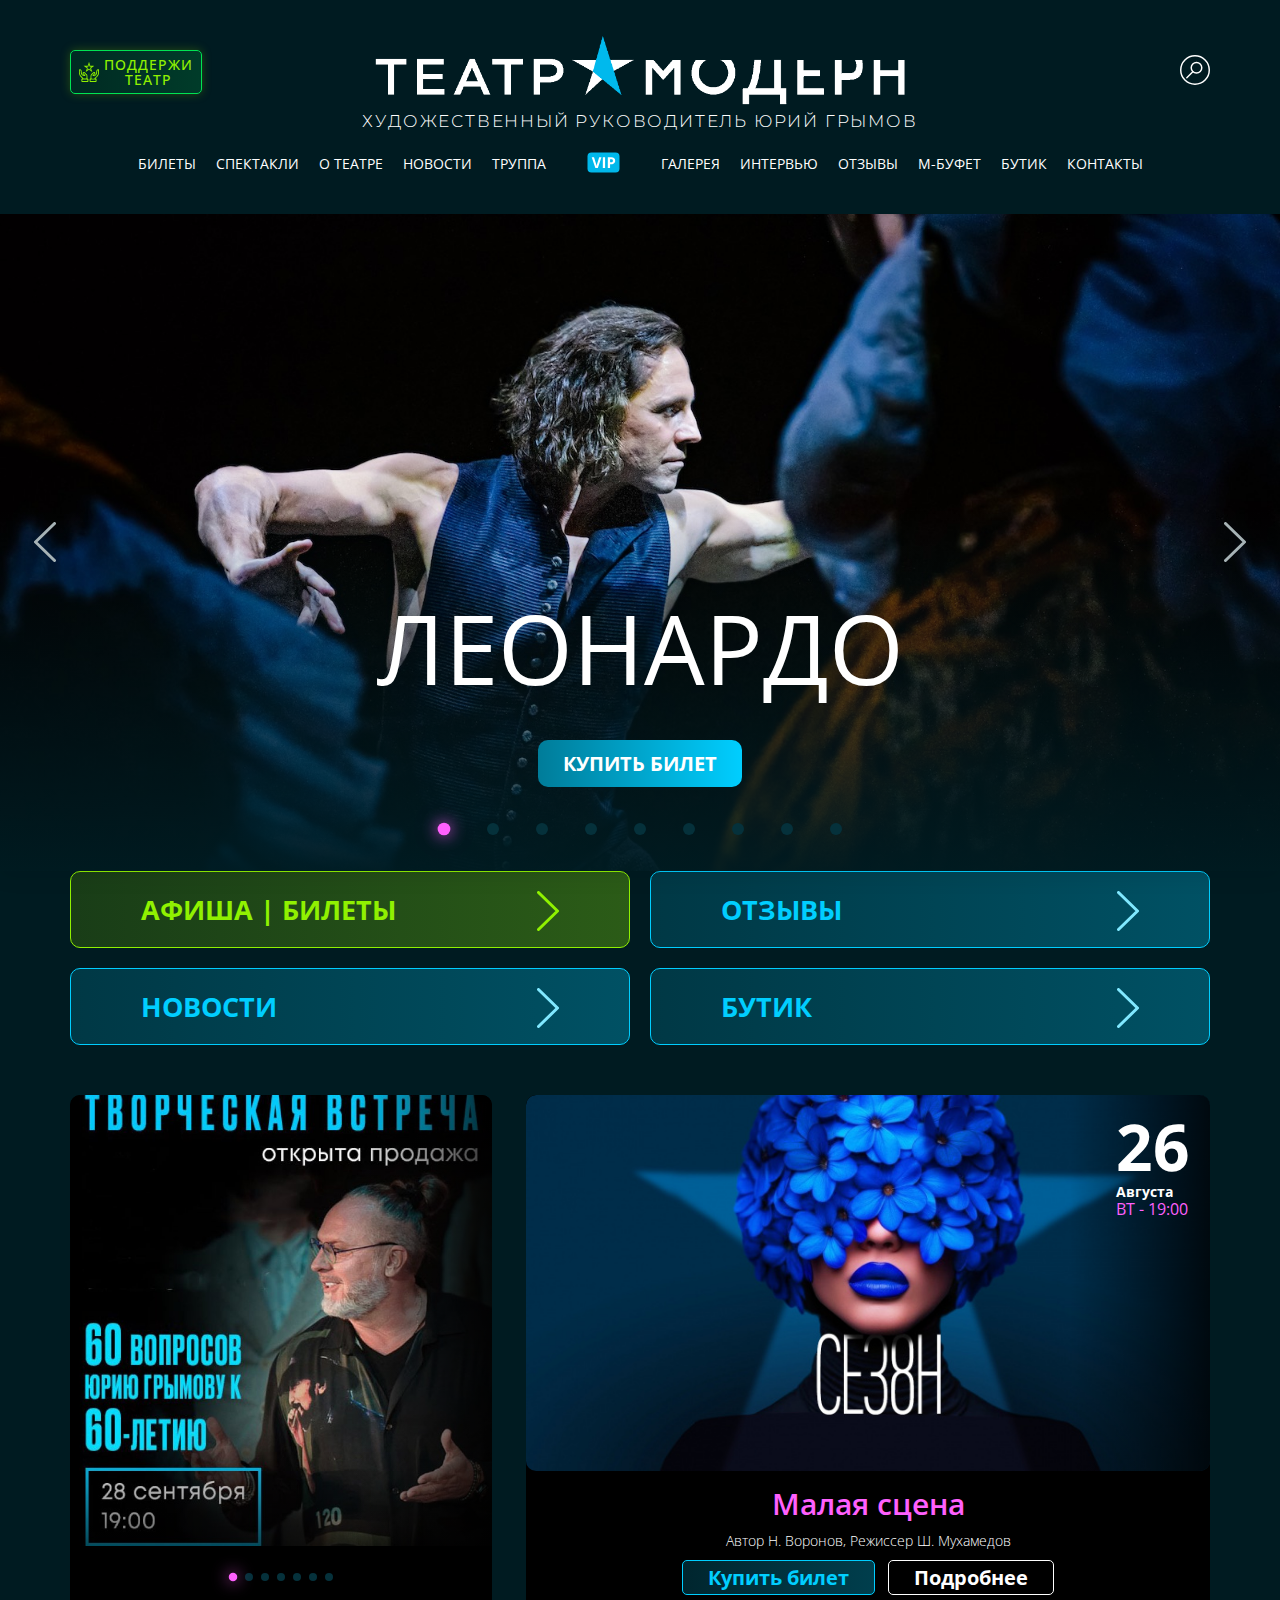
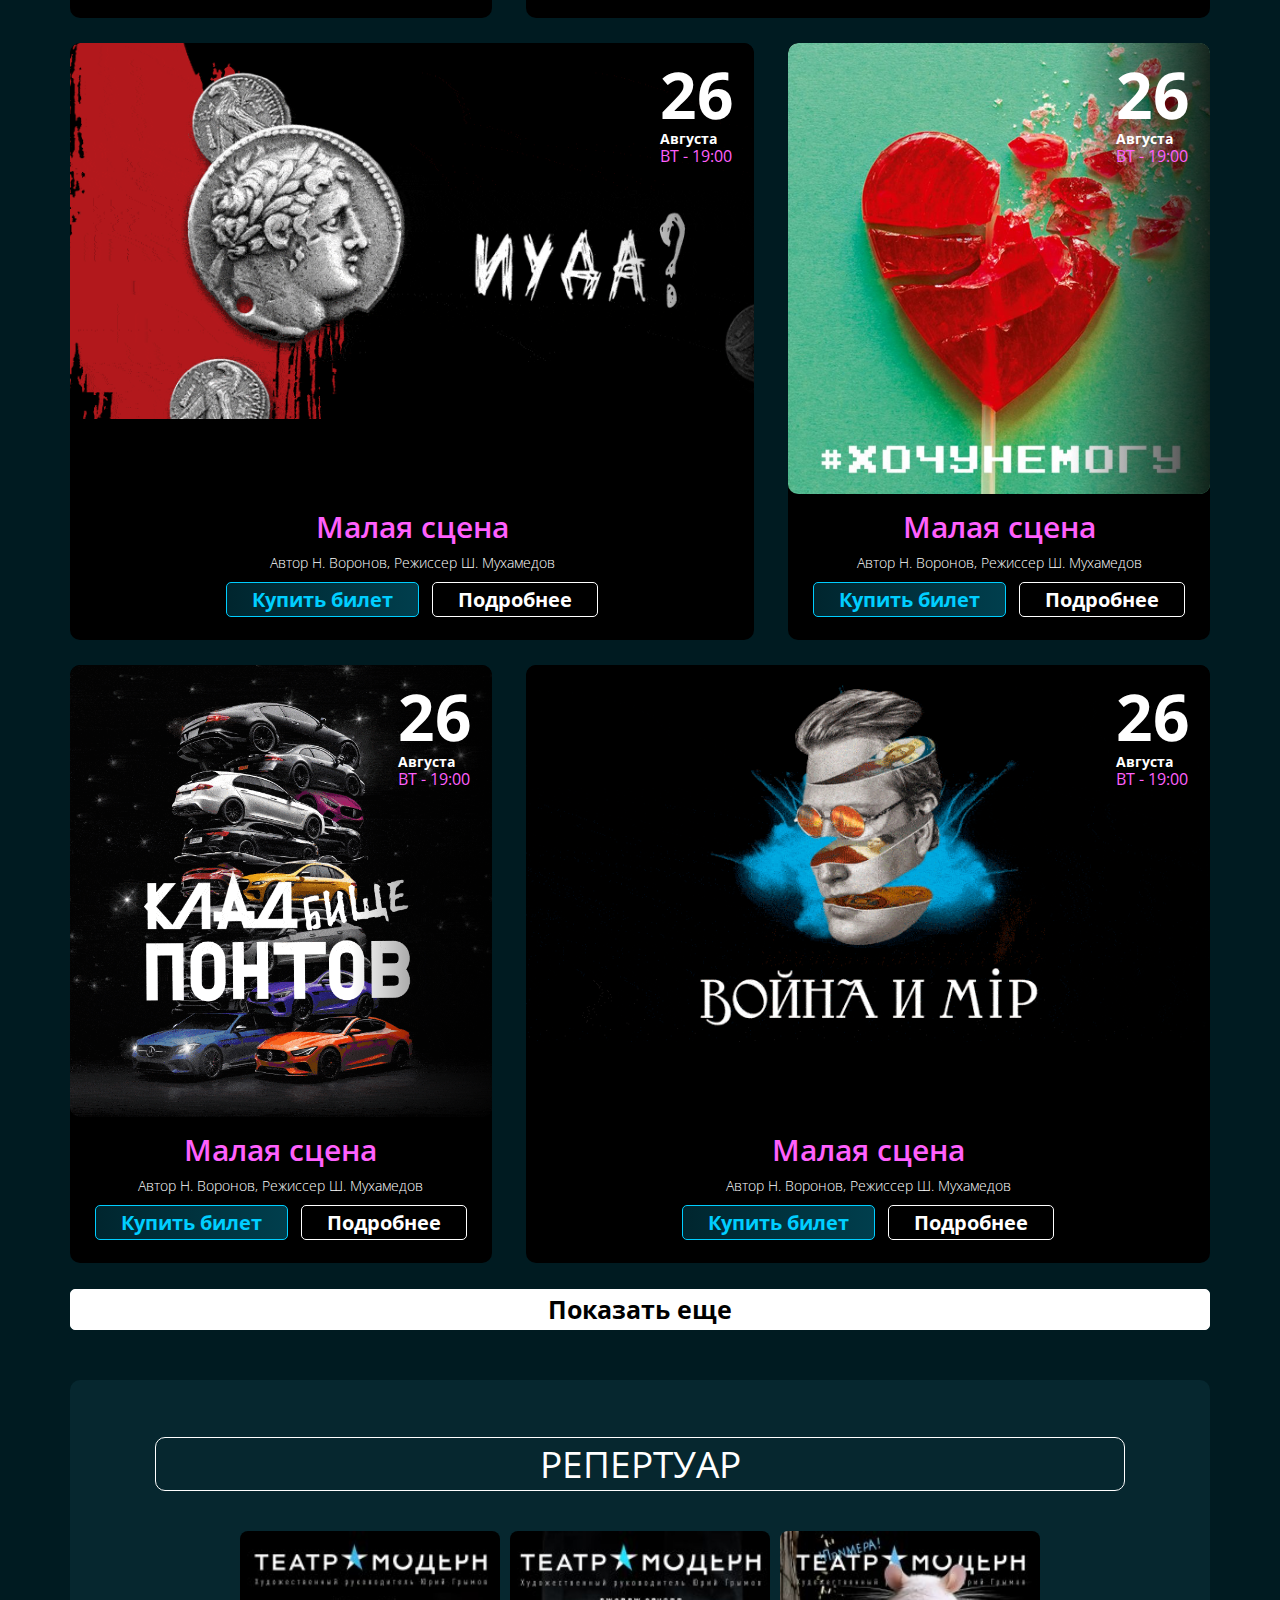
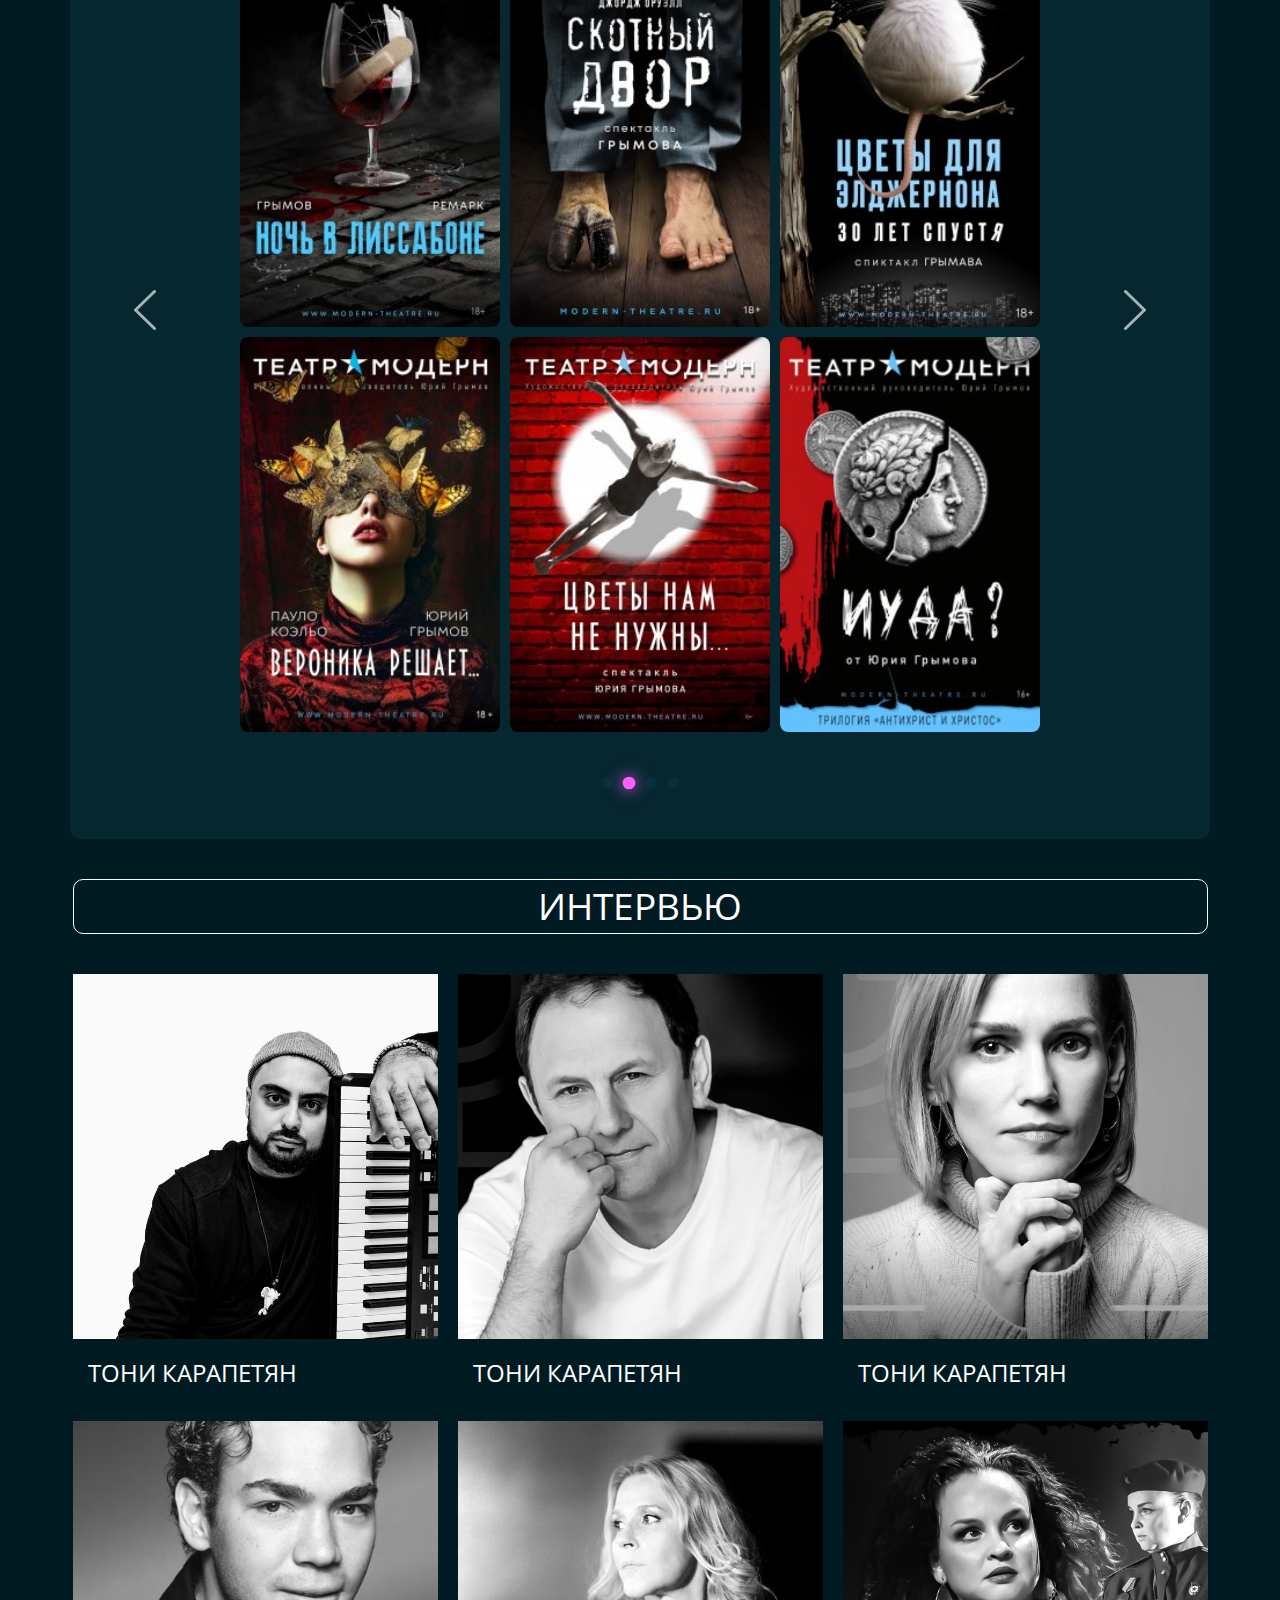
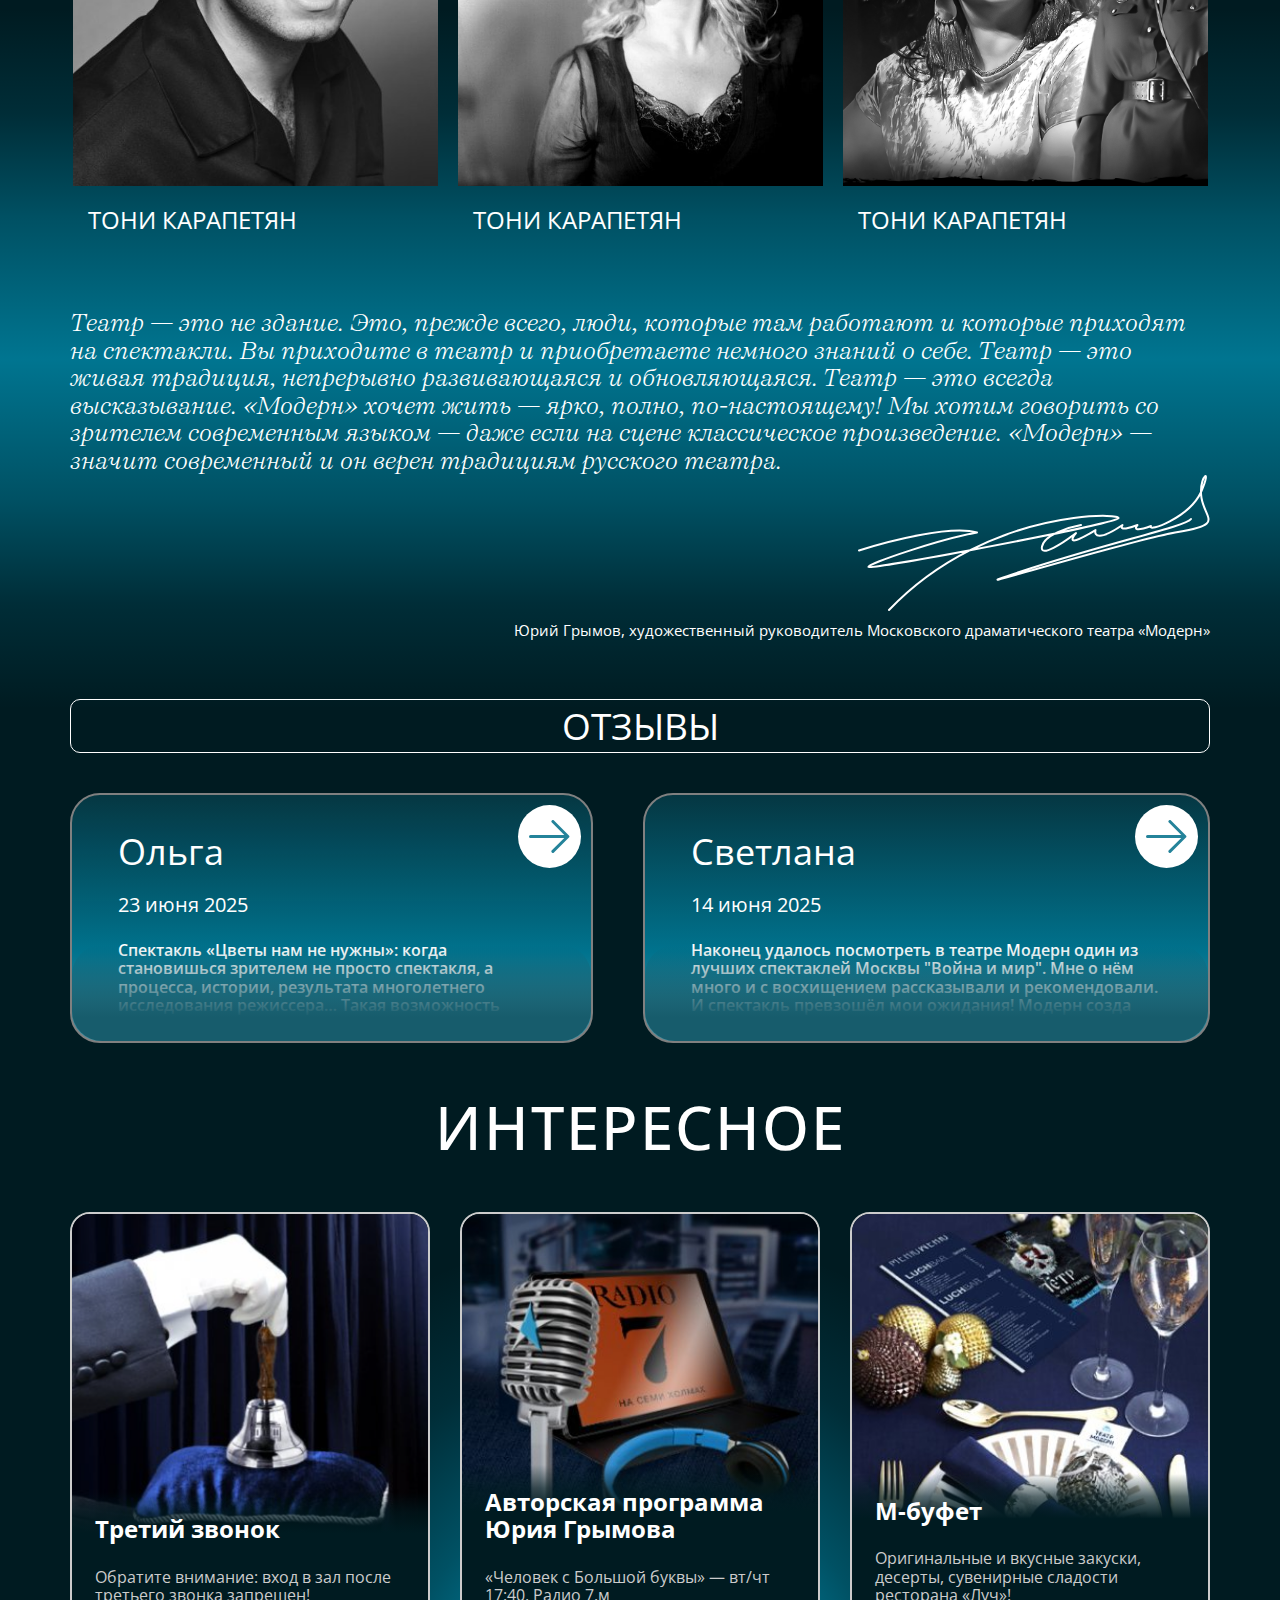
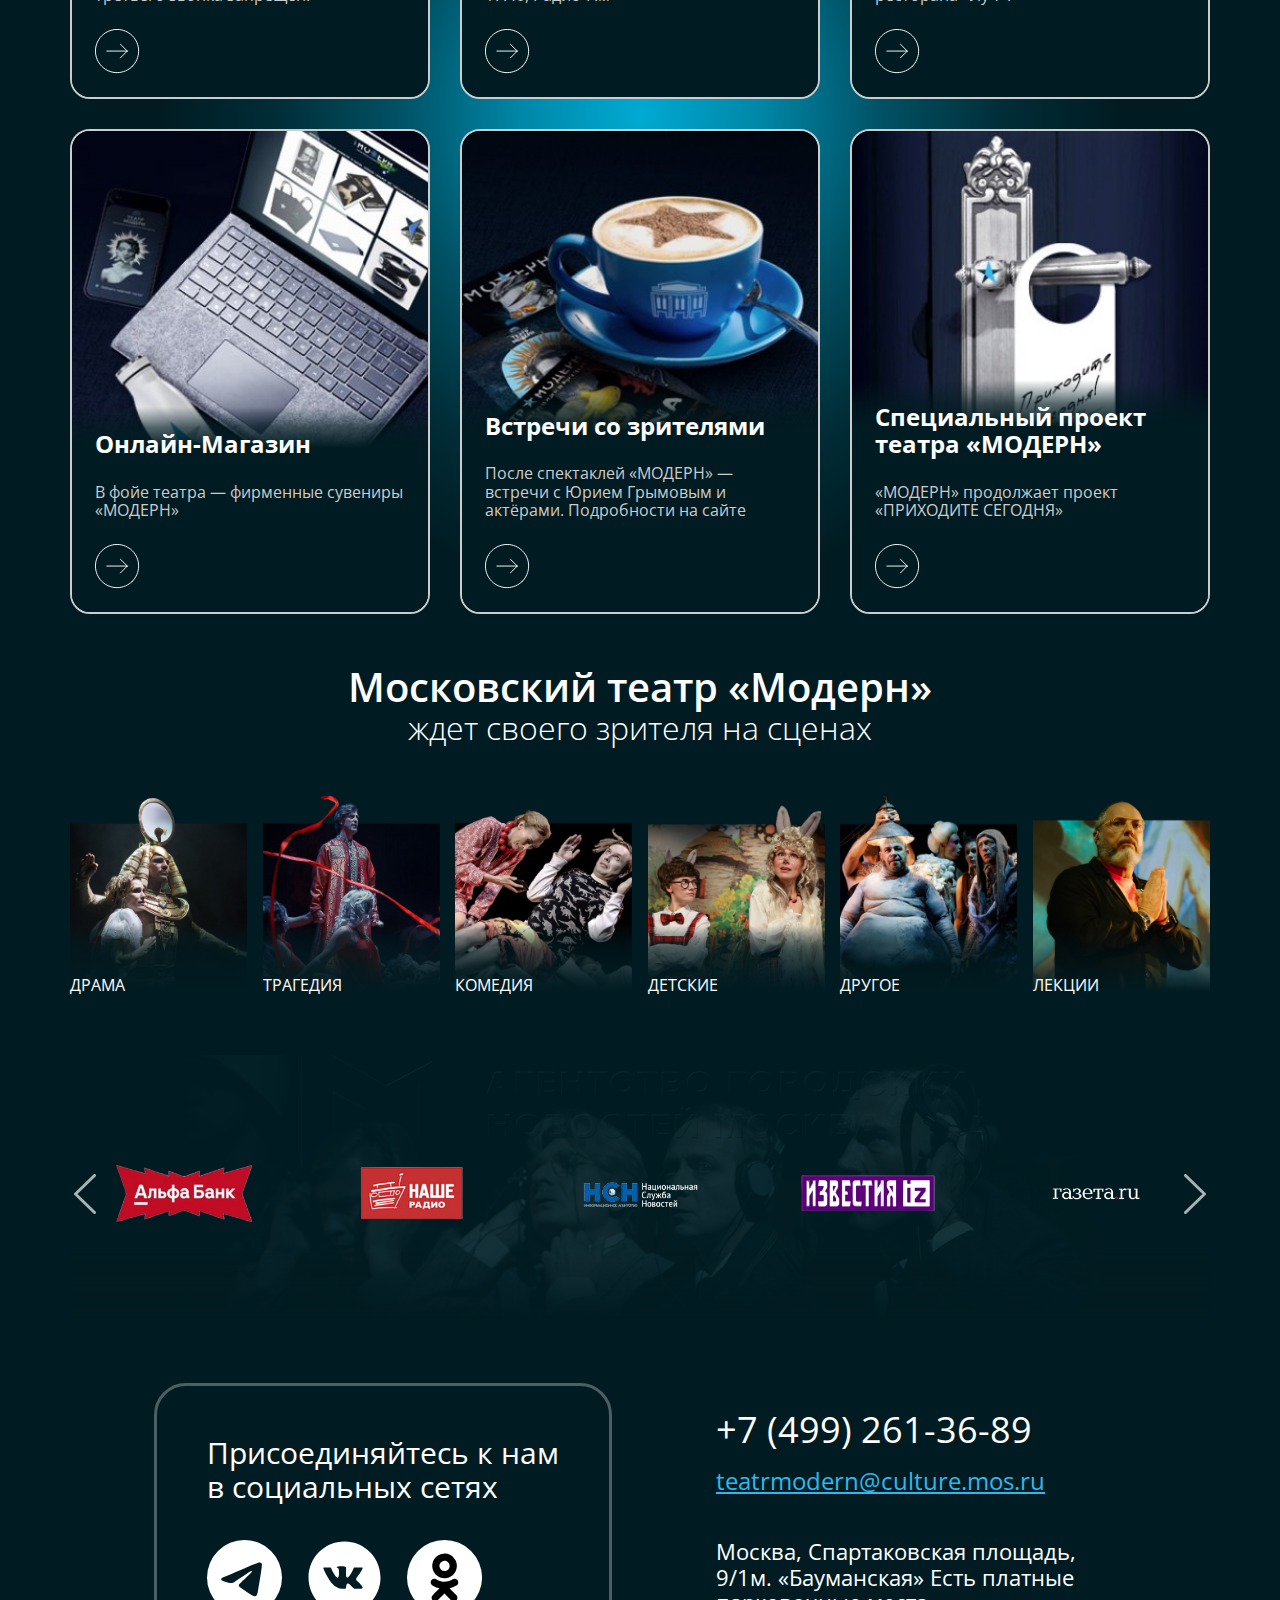
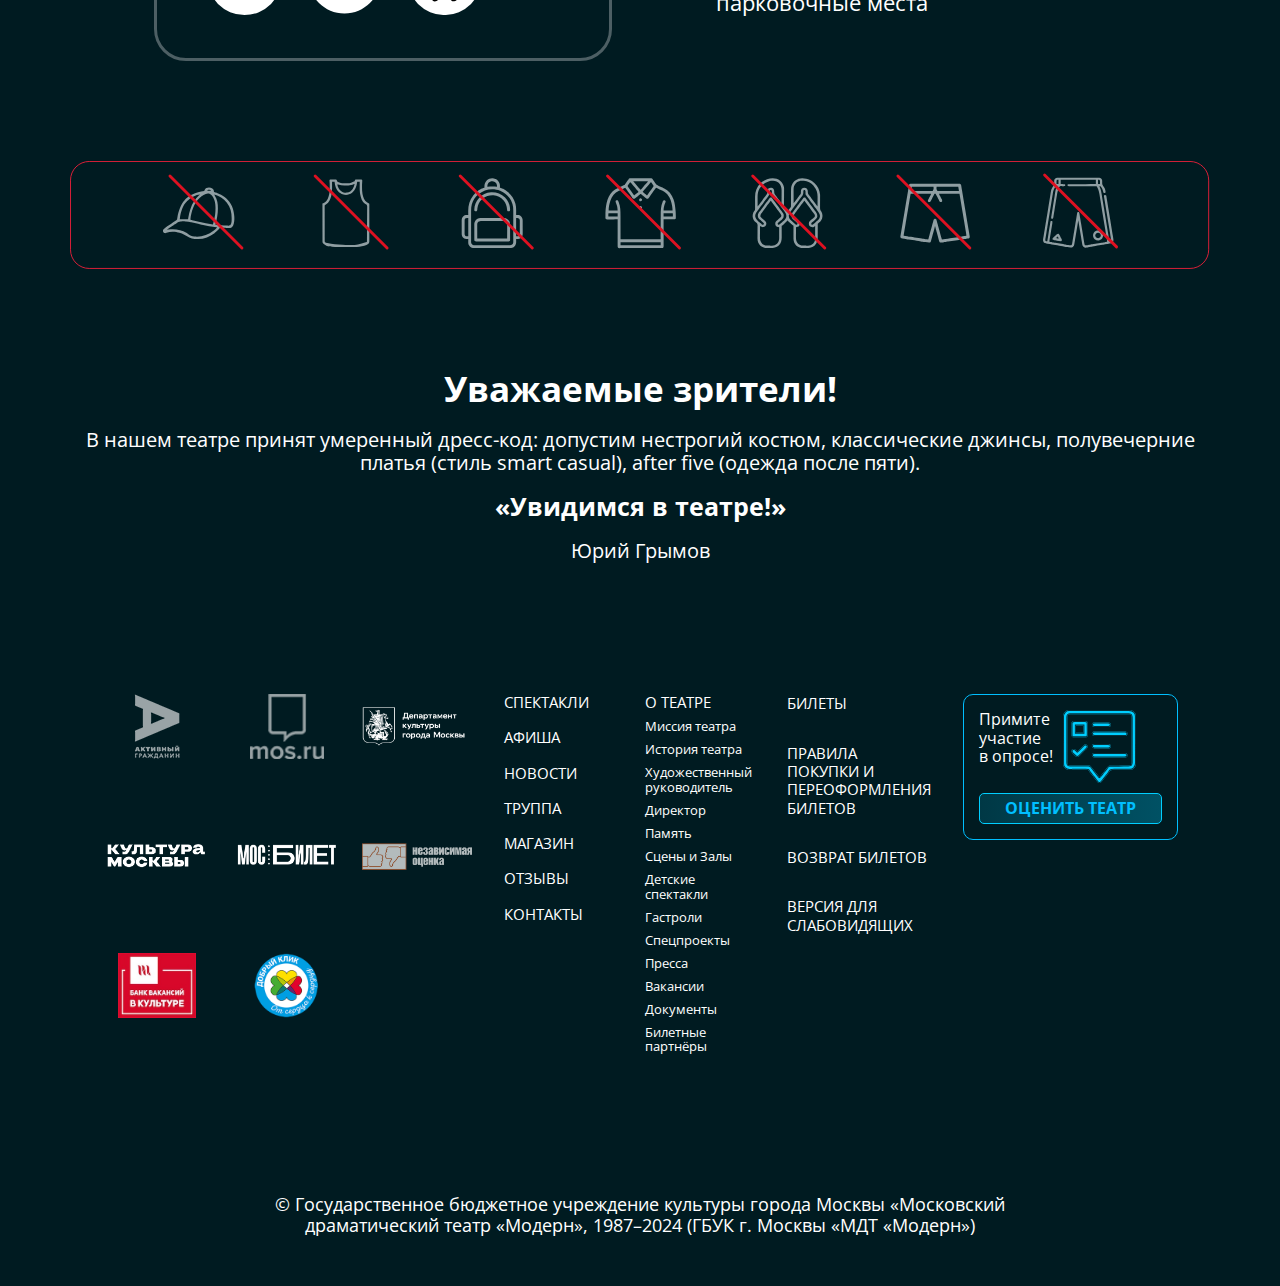
<file: main/index.html>
<!DOCTYPE html>
<html lang="en">

<head>
    <meta charset="UTF-8">
    <meta name="viewport" content="width=device-width, initial-scale=1.0">

    <link rel="stylesheet" href="/css/main.css">
    <script src="../js/mainSliderScritpt.js"></script>
    <script src="../js/showsGridScript.js"></script>
    <title>Театр Модерн</title>
</head>

<body>
    <nav id="main-nav">
        <div class="main-row">
            <div class="mobile-menu-btn">
                <div class="menu-toggle">
                    <span></span>
                    <span></span>
                    <span></span>
                </div>
            </div>
            <a class="btn help-btn" href="">
                <img src="../img/donation.svg" alt="" id="donation-img">
                <div class="help-btn-text">поддержи<br>театр</div>
            </a>
            <a id="logo-holder" href="">
                <img src="../img/logo.png" alt="Театр Модерн" id="logo-img">
            </a>
            <a id="search-btn">
                <img src="../img/search.svg" alt="" id="search-img">
            </a>
        </div>
        <div id="logo-subtext">художественный руководитель Юрий Грымов</div>

        <!-- Десктопное меню -->
        <div id="nav-menu"> <a href="./index.html" class="menu-item">Билеты</a> <a href="./spektakl.html" class="menu-item">Спектакли</a> <a
                href="" class="menu-item">О театре</a> <a href="" class="menu-item">Новости</a> <a href=""
                class="menu-item">Труппа</a> <a href="" class="menu-item"> <img src="../img/vip.svg" alt=""
                    id="vip-img"> </a> <a href="" class="menu-item">Галерея</a> <a href=""
                class="menu-item">Интервью</a> <a href="" class="menu-item">Отзывы</a> <a href=""
                class="menu-item">М-буфет</a> <a href="" class="menu-item">Бутик</a> <a href=""
                class="menu-item">Контакты</a> </div>

        <!-- Мобильное меню -->
        <div class="mobile-nav-menu">
            <div class="mobile-nav-content">
                <a href="" class="mobile-menu-item">Репертуар</a>
                <a href="" class="mobile-menu-item">Афиша</a>
                <a href="" class="mobile-menu-item">Новости</a>
                <a href="" class="mobile-menu-item">О театре</a>
                <a href="" class="mobile-menu-item">Труппа</a>
                <a href="" class="mobile-menu-item">Галерея</a>
                <a href="" class="mobile-menu-item"><img src="../img/vip.svg" alt="" id="vip-img"></a>
                <a href="" class="mobile-menu-item">М-буфет</a>
                <a href="" class="mobile-menu-item">Гостевая книга</a>
                <a href="" class="mobile-menu-item">Контакты</a>
                <a class="mobile-help-btn" href="">
                    <img src="../img/donation.svg" alt="" class="mobile-donation-img">
                    <div class="mobile-help-btn-text">Поддержать театр</div>
                </a>
                <div class="mobile-socials">
                    <a href=""><img src="../img/telegram.svg" alt="Telegram"></a>
                    <a href=""><img src="../img/vk.svg" alt="VK"></a>
                    <a href=""><img src="../img/ok.svg" alt="OK"></a>
                </div>
            </div>
        </div>
    </nav>

    <main>
        <div id="header">
            <div class="slider-container">
                <div class="slider">
                    <div class="slide">
                        <picture class="slide-image-container">
                            <img src="../img/slides/leo-1.jpg" alt="">
                        </picture>
                        <div id="slider-content">
                            <div id="slider-title">Леонардо</div>
                            <a class="btn slider-btn" href="">
                                Купить билет
                            </a>
                        </div>
                    </div>
                    <div class="slide">
                        <picture class="slide-image-container">
                            <img src="../img/slides/leo-2.jpg" alt="">
                        </picture>
                        <div id="slider-content">
                            <div id="slider-title">Леонардо</div>
                            <a class="btn slider-btn" href="">
                                Купить билет
                            </a>
                        </div>
                    </div>
                    <div class="slide">
                        <picture class="slide-image-container">
                            <img src="../img/slides/leo-1.jpg" alt="">
                        </picture>
                        <div id="slider-content">
                            <div id="slider-title">Леонардо</div>
                            <a class="btn slider-btn" href="">
                                Купить билет
                            </a>
                        </div>
                    </div>
                    <div class="slide">
                        <picture class="slide-image-container">
                            <img src="../img/slides/leo-2.jpg" alt="">
                        </picture>
                        <div id="slider-content">
                            <div id="slider-title">Леонардо</div>
                            <a class="btn slider-btn" href="">
                                Купить билет
                            </a>
                        </div>
                    </div>
                    <div class="slide">
                        <picture class="slide-image-container">
                            <img src="../img/slides/leo-1.jpg" alt="">
                        </picture>
                        <div id="slider-content">
                            <div id="slider-title">Леонардо</div>
                            <a class="btn slider-btn" href="">
                                Купить билет
                            </a>
                        </div>
                    </div>
                    <div class="slide">
                        <picture class="slide-image-container">
                            <img src="../img/slides/leo-2.jpg" alt="">
                        </picture>
                        <div id="slider-content">
                            <div id="slider-title">Леонардо</div>
                            <a class="btn slider-btn" href="">
                                Купить билет
                            </a>
                        </div>
                    </div>
                    <div class="slide">
                        <picture class="slide-image-container">
                            <img src="../img/slides/leo-1.jpg" alt="">
                        </picture>
                        <div id="slider-content">
                            <div id="slider-title">Леонардо</div>
                            <a class="btn slider-btn" href="">
                                Купить билет
                            </a>
                        </div>
                    </div>
                    <div class="slide">
                        <picture class="slide-image-container">
                            <img src="../img/slides/leo-2.jpg" alt="">
                        </picture>
                        <div id="slider-content">
                            <div id="slider-title">Леонардо</div>
                            <a class="btn slider-btn" href="">
                                Купить билет
                            </a>
                        </div>
                    </div>
                    <div class="slide">
                        <picture class="slide-image-container">
                            <img src="../img/slides/leo-1.jpg" alt="">
                        </picture>
                        <div id="slider-content">
                            <div id="slider-title">Леонардо</div>
                            <a class="btn slider-btn" href="">
                                Купить билет
                            </a>
                        </div>
                    </div>
                </div>
                <button class="slider-arrow prev">
                    <img src="../img/arrow.svg" alt="">
                </button>
                <button class="slider-arrow next">
                    <img src="../img/arrow.svg" alt="">
                </button>
                <div class="slider-dots">
                </div>

            </div>
        </div>
        <div class="shows-block-container">
            <div class="shows-block-button-container">
                <a class="btn shows-block-btn green-btn" id="afisha-btn" href="">
                    <div class="shows-btn-title">Афиша | Билеты</div>
                    <div class="shows-btn-arrow">

                        <img src="../img/arrow.svg" alt="">
                    </div>
                </a>
                <a class="btn shows-block-btn blue-btn" id="reviews-btn" href="">
                    <div class="shows-btn-title">Отзывы</div>
                    <div class="shows-btn-arrow">

                        <img src="../img/arrow.svg" alt="">
                    </div>
                </a>
                <a class="btn shows-block-btn blue-btn" id="news-btn" href="">
                    <div class="shows-btn-title">Новости</div>
                    <div class="shows-btn-arrow">
                        <img src="../img/arrow.svg" alt="">
                    </div>
                </a>
                <a class="btn shows-block-btn blue-btn" id="butik-btn" href="">
                    <div class="shows-btn-title">бутик</div>
                    <div class="shows-btn-arrow">
                        <img src="../img/arrow.svg" alt="">
                    </div>
                </a>
            </div>
            <div class="shows-container">
                <div class="shows-holder">
                    <div class="show-card slider-card">
                        <div class="show-card-image">
                            <div class="image-slider-container">
                                <div class="image-slider">
                                    <!-- 7 одинаковых изображений -->
                                    <a class="image-slide" href="">
                                        <img src="../img/shows/0.jpg" alt="">
                                    </a>
                                    <a class="image-slide" href="">
                                        <img src="../img/shows/0.jpg" alt="">
                                    </a>
                                    <a class="image-slide" href="">
                                        <img src="../img/shows/0.jpg" alt="">
                                    </a>
                                    <a class="image-slide" href="">
                                        <img src="../img/shows/0.jpg" alt="">
                                    </a>
                                    <a class="image-slide" href="">
                                        <img src="../img/shows/0.jpg" alt="">
                                    </a>
                                    <a class="image-slide" href="">
                                        <img src="../img/shows/0.jpg" alt="">
                                    </a>
                                    <a class="image-slide" href="">
                                        <img src="../img/shows/0.jpg" alt="">
                                    </a>
                                </div>
                                <!-- Точки будут созданы автоматически -->
                                <div class="image-slider-dots"></div>
                            </div>
                            <div class="show-card-slider-bottom"></div>
                        </div>
                    </div>
                    <div class="show-card ">
                        <a class="show-card-image" href="">
                            <div class="date-block">
                                <div class="date-num">26</div>
                                <div class="date-month">Августа</div>
                                <div class="date-day-and-time">ВТ - 19:00</div>
                            </div>
                            <img src="../img/shows/1.jpg" alt="">
                        </a>
                        <div class="show-card-content">
                            <div class="show-location">Малая сцена</div>
                            <div class="show-authors">Автор Н. Воронов, Режиссер Ш. Мухамедов</div>
                            <div class="show-card-button-holder">
                                <a class="show-buy-tickets-btn btn blue-btn" href="">Купить билет</a>
                                <a class="show-card-info-btn btn simple-btn" href="">Подробнее</a>
                            </div>
                        </div>
                    </div>
                    <div class="show-card">
                        <a class="show-card-image" href="">
                            <div class="date-block">
                                <div class="date-num">26</div>
                                <div class="date-month">Августа</div>
                                <div class="date-day-and-time">ВТ - 19:00</div>
                            </div>
                            <img src="../img/shows/2.gif" alt="">
                        </a>
                        <div class="show-card-content">
                            <div class="show-location">Малая сцена</div>
                            <div class="show-authors">Автор Н. Воронов, Режиссер Ш. Мухамедов</div>
                            <div class="show-card-button-holder">
                                <a class="show-buy-tickets-btn btn blue-btn" href="">Купить билет</a>
                                <a class="show-card-info-btn btn simple-btn" href="">Подробнее</a>
                            </div>
                        </div>
                    </div>
                    <div class="show-card">
                        <a class="show-card-image" href="">
                            <div class="date-block">
                                <div class="date-num">26</div>
                                <div class="date-month">Августа</div>
                                <div class="date-day-and-time">ВТ - 19:00</div>
                            </div>
                            <img src="../img/shows/3.jpg" alt="">
                        </a>
                        <div class="show-card-content">
                            <div class="show-location">Малая сцена</div>
                            <div class="show-authors">Автор Н. Воронов, Режиссер Ш. Мухамедов</div>
                            <div class="show-card-button-holder">
                                <a class="show-buy-tickets-btn btn blue-btn" href="">Купить билет</a>
                                <a class="show-card-info-btn btn simple-btn" href="">Подробнее</a>
                            </div>
                        </div>
                    </div>
                    <div class="show-card">
                        <a class="show-card-image" href="">
                            <div class="date-block">
                                <div class="date-num">26</div>
                                <div class="date-month">Августа</div>
                                <div class="date-day-and-time">ВТ - 19:00</div>
                            </div>
                            <img src="../img/shows/4.gif" alt="">
                        </a>
                        <div class="show-card-content">
                            <div class="show-location">Малая сцена</div>
                            <div class="show-authors">Автор Н. Воронов, Режиссер Ш. Мухамедов</div>
                            <div class="show-card-button-holder">
                                <a class="show-buy-tickets-btn btn blue-btn" href="">Купить билет</a>
                                <a class="show-card-info-btn btn simple-btn" href="">Подробнее</a>
                            </div>
                        </div>
                    </div>
                    <div class="show-card">
                        <a class="show-card-image" href="">
                            <div class="date-block">
                                <div class="date-num">26</div>
                                <div class="date-month">Августа</div>
                                <div class="date-day-and-time">ВТ - 19:00</div>
                            </div>
                            <img src="../img/shows/5.gif" alt="">
                        </a>
                        <div class="show-card-content">
                            <div class="show-location">Малая сцена</div>
                            <div class="show-authors">Автор Н. Воронов, Режиссер Ш. Мухамедов</div>
                            <div class="show-card-button-holder">
                                <a class="show-buy-tickets-btn btn blue-btn" href="">Купить билет</a>
                                <a class="show-card-info-btn btn simple-btn" href="">Подробнее</a>
                            </div>
                        </div>
                    </div>
                </div>
                <a class="btn white-btn show-more-shows-btn" href="">Показать еще</a>
            </div>

        </div>
        <div class="repertory-container">
            <div class="repertory-slider-container">
                <div class="simple-title repertory-title">Репертуар</div>

                <div class="repertory-slider">
                    <div class="repertory-slide">
                        <a class="repertory-item" href="">
                            <img src="../img/repertory/1.jpg" alt="">
                        </a>
                        <a class="repertory-item" href="">
                            <img src="../img/repertory/2.jpg" alt="">
                        </a>
                        <a class="repertory-item" href="">
                            <img src="../img/repertory/3.jpg" alt="">
                        </a>
                        <a class="repertory-item" href="">
                            <img src="../img/repertory/4.jpg" alt="">
                        </a>
                        <a class="repertory-item" href="">
                            <img src="../img/repertory/5.jpg" alt="">
                        </a>
                        <a class="repertory-item" href="">
                            <img src="../img/repertory/6.png" alt="">
                        </a>
                    </div>
                    <div class="repertory-slide">
                        <a class="repertory-item" href="">
                            <img src="../img/repertory/1.jpg" alt="">
                        </a>
                        <a class="repertory-item" href="">
                            <img src="../img/repertory/2.jpg" alt="">
                        </a>
                        <a class="repertory-item" href="">
                            <img src="../img/repertory/3.jpg" alt="">
                        </a>
                        <a class="repertory-item" href="">
                            <img src="../img/repertory/4.jpg" alt="">
                        </a>
                        <a class="repertory-item" href="">
                            <img src="../img/repertory/5.jpg" alt="">
                        </a>
                        <a class="repertory-item" href="">
                            <img src="../img/repertory/6.png" alt="">
                        </a>
                    </div>
                </div>
                <button class="repertory-arrow prev">
                    <img src="../img/arrow.svg" alt="">
                </button>
                <button class="repertory-arrow next">
                    <img src="../img/arrow.svg" alt="">
                </button>

                <div class="repertory-dots">
                </div>
            </div>
        </div>
        <div class="interviews-container">
            <div class="simple-title">Интервью</div>
            <div class="interviews-holder">
                <a class="interview-item" href="">
                    <img src="../img/interviews/1.png" alt="">
                    <div class="interview-name">Тони Карапетян</div>
                </a>
                <a class="interview-item" href="">
                    <img src="../img/interviews/2.png" alt="">
                    <div class="interview-name">Тони Карапетян</div>
                </a>
                <a class="interview-item" href="">
                    <img src="../img/interviews/3.png" alt="">
                    <div class="interview-name">Тони Карапетян</div>
                </a>
                <a class="interview-item" href="">
                    <img src="../img/interviews/4.png" alt="">
                    <div class="interview-name">Тони Карапетян</div>
                </a>
                <a class="interview-item" href="">
                    <img src="../img/interviews/5.png" alt="">
                    <div class="interview-name">Тони Карапетян</div>
                </a>
                <a class="interview-item" href="">
                    <img src="../img/interviews/6.png" alt="">
                    <div class="interview-name">Тони Карапетян</div>
                </a>
            </div>
        </div>
        <div class="quote-container">
            <div class="quote-holder">
                <p>Театр — это не здание. Это, прежде всего, люди, которые там работают и которые приходят на спектакли.
                    Вы
                    приходите в театр и приобретаете немного знаний о себе. Театр — это живая традиция, непрерывно
                    развивающаяся и обновляющаяся. Театр — это всегда высказывание. «Модерн» хочет жить — ярко, полно,
                    по-настоящему! Мы хотим говорить со зрителем современным языком — даже если на сцене классическое
                    произведение. «Модерн» — значит современный и он верен традициям русского театра.</p>
            </div>
            <div class="signature-holder">
                <img src="../img/signature.svg" alt="">
                <div class="signature-text">Юрий Грымов, художественный руководитель Московского драматического театра
                    «Модерн»</div>
            </div>
        </div>
        <div class="margin-135-container">
            <div class="simple-title">Отзывы</div>
            <div class="reviews-holder">
                <div class="review-item">
                    <div class="review-name">Ольга</div>
                    <div class="review-date">23 июня 2025</div>
                    <div class="review-text">Спектакль «Цветы нам не нужны»: когда становишься зрителем не просто
                        спектакля,
                        а процесса, истории, результата многолетнего исследования режиссера… Такая возможность увидеть,
                        услышать и
                    </div>
                    <div class="review-arrow">
                        <img src="../img/review-arrow.svg" alt="">
                    </div>
                </div>
                <div class="review-item">
                    <div class="review-name">Светлана</div>
                    <div class="review-date">14 июня 2025</div>
                    <div class="review-text">Наконец удалось посмотреть в театре Модерн один из лучших спектаклей Москвы
                        "Война и мир". Мне о нём много и с восхищением рассказывали и рекомендовали. И спектакль
                        превзошёл
                        мои ожидания! Модерн созда</div>
                    <div class="review-arrow">
                        <img src="../img/review-arrow.svg" alt="">
                    </div>
                </div>
            </div>
        </div>
        <div class="margin-135-container">
            <div class="interesting-container-title">Интересное</div>
            <div class="interesting-holder">
                <a class="interesting-item" href="">
                    <img src="../img/interesting/1.png" alt="">
                    <div class="interesting-info">
                        <div class="interesting-title">Третий звонок</div>
                        <div class="interesting-description">Обратите внимание: вход в зал после третьего звонка
                            запрещен! 
                        </div>
                        <div class="interesting-arrow">
                            <img src="../img/interesting-arrow.svg" alt="">
                        </div>
                    </div>

                </a>
                <a class="interesting-item" href="">
                    <img src="../img/interesting/2.png" alt="">
                    <div class="interesting-info">
                        <div class="interesting-title">Авторская программа Юрия Грымова</div>
                        <div class="interesting-description">«Человек с Большой буквы»
                            — вт/чт 17:40, Радио 7.м </div>
                        <div class="interesting-arrow">
                            <img src="../img/interesting-arrow.svg" alt="">
                        </div>
                    </div>

                </a>
                <a class="interesting-item" href="">
                    <img src="../img/interesting/3.png" alt="">
                    <div class="interesting-info">
                        <div class="interesting-title">М-буфет</div>
                        <div class="interesting-description">Оригинальные и вкусные закуски, десерты, сувенирные
                            сладости
                            ресторана «Луч»!</div>
                        <div class="interesting-arrow">
                            <img src="../img/interesting-arrow.svg" alt="">
                        </div>
                    </div>

                </a>
                <a class="interesting-item" href="">
                    <img src="../img/interesting/4.png" alt="">
                    <div class="interesting-info">
                        <div class="interesting-title">Онлайн-Магазин</div>
                        <div class="interesting-description">В фойе театра — фирменные сувениры «МОДЕРН»</div>
                        <div class="interesting-arrow">
                            <img src="../img/interesting-arrow.svg" alt="">
                        </div>
                    </div>

                </a>
                <a class="interesting-item" href="">
                    <img src="../img/interesting/5.png" alt="">
                    <div class="interesting-info">
                        <div class="interesting-title">Встречи
                            со зрителями</div>
                        <div class="interesting-description">После спектаклей «МОДЕРН» — встречи с Юрием Грымовым и
                            актёрами.
                            Подробности на сайте</div>
                        <div class="interesting-arrow">
                            <img src="../img/interesting-arrow.svg" alt="">
                        </div>
                    </div>

                </a>
                <a class="interesting-item" href="">
                    <img src="../img/interesting/6.png" alt="">
                    <div class="interesting-info">
                        <div class="interesting-title">Специальный проект театра «МОДЕРН»</div>
                        <div class="interesting-description">«МОДЕРН» продолжает проект «ПРИХОДИТЕ СЕГОДНЯ»</div>
                        <div class="interesting-arrow">
                            <img src="../img/interesting-arrow.svg" alt="">
                        </div>
                    </div>

                </a>
            </div>
            <div class="dress-code-mobile"></div>
        </div>
        <div class="margin-135-container">
            <div class="genres-title">Московский театр «Модерн»</div>
            <div class="genres-subtitle">ждет своего зрителя на сценах</div>
            <div class="genres-holder">
                <a class="genre-item" href="">
                    <img src="../img/genres/1.png" alt="">
                    <div class="genre-title">Драма</div>
                </a>
                <a class="genre-item" href="">
                    <img src="../img/genres/2.png" alt="">
                    <div class="genre-title">Трагедия</div>
                </a>
                <a class="genre-item" href="">
                    <img src="../img/genres/3.png" alt="">
                    <div class="genre-title">Комедия</div>
                </a>
                <a class="genre-item" href="">
                    <img src="../img/genres/4.png" alt="">
                    <div class="genre-title">Детские</div>
                </a>
                <a class="genre-item" href="">
                    <img src="../img/genres/5.png" alt="">
                    <div class="genre-title">Другое</div>
                </a>
                <a class="genre-item" href="">
                    <img src="../img/genres/6.png" alt="">
                    <div class="genre-title">Лекции</div>
                </a>
            </div>
        </div>
        <div class="margin-135-container">
            <div class="logo-bg-container">
                <div class="logo-slider-container">
                    <div class="logo-slider">
                        <a class="logo-slide" href="">
                            <img src="../img/logos/1.png" alt="Logo 1">
                        </a>
                        <a class="logo-slide" href="">
                            <img src="../img/logos/2.png" alt="Logo 2">
                        </a>
                        <a class="logo-slide" href="">
                            <img src="../img/logos/3.png" alt="Logo 3">
                        </a>
                        <a class="logo-slide" href="">
                            <img src="../img/logos/4.png" alt="Logo 4">
                        </a>
                        <a class="logo-slide" href="">
                            <img src="../img/logos/5.png" alt="Logo 5">
                        </a>
                        <a class="logo-slide" href="">
                            <img src="../img/logos/1.png" alt="Logo 1">
                        </a>
                        <a class="logo-slide" href="">
                            <img src="../img/logos/2.png" alt="Logo 2">
                        </a>
                        <a class="logo-slide" href="">
                            <img src="../img/logos/3.png" alt="Logo 3">
                        </a>
                        <a class="logo-slide" href="">
                            <img src="../img/logos/4.png" alt="Logo 4">
                        </a>
                        <a class="logo-slide" href="">
                            <img src="../img/logos/5.png" alt="Logo 5">
                        </a>
                        <a class="logo-slide" href="">
                            <img src="../img/logos/1.png" alt="Logo 1">
                        </a>
                        <a class="logo-slide" href="">
                            <img src="../img/logos/2.png" alt="Logo 2">
                        </a>
                        <a class="logo-slide" href="">
                            <img src="../img/logos/3.png" alt="Logo 3">
                        </a>
                        <a class="logo-slide" href="">
                            <img src="../img/logos/4.png" alt="Logo 4">
                        </a>
                        <a class="logo-slide" href="">
                            <img src="../img/logos/5.png" alt="Logo 5">
                        </a>
                    </div>
                    <button class="logo-arrow prev">
                        <img src="../img/arrow.svg" alt="">
                    </button>
                    <button class="logo-arrow next">
                        <img src="../img/arrow.svg" alt="">
                    </button>
                </div>
            </div>
        </div>
        <footer>
            <div class="margin-135-container">
                <div class="contacts-block">
                    <div class="social-media-block">
                        <div class="social-media-title">
                            Присоединяйтесь к нам<br>
                            в социальных сетях
                        </div>
                        <div class="social-media-icons-holder">
                            <a href=""><img src="../img/telegram.svg" class="social-media-icon" alt=""></a>
                            <a href=""><img src="../img/vk.svg" class="social-media-icon" alt=""></a>
                            <a href=""><img src="../img/ok.svg" class="social-media-icon ok-icon" alt=""></a>
                        </div>
                    </div>
                    <div class="contacts-holder">
                        <a href="tel:+74992613689" class="footer-tel">+7 (499) 261-36-89</a>
                        <a class="footer-email" href="mailto:teatrmodern@culture.mos.ru">teatrmodern@culture.mos.ru</a>
                        <div class="footer-address">Москва, Спартаковская
                            площадь, 9/1м. «Бауманская»
                            Есть платные парковочные места
                        </div>
                    </div>
                </div>
                <div class="dress-code-block">
                    <div class="dress-code-image"></div>
                    <div class="dress-code">
                        <div class="dress-code-content">
                            <span class="dress-code-large">Уважаемые зрители!</span><br><br>
                            <span class="dress-code-small">В нашем театре принят умеренный дресс-код: допустим нестрогий
                                костюм,
                                классические джинсы, полувечерние платья (стиль smart casual), after five (одежда после
                                пяти).</span><br><br>
                            <span class="dress-code-medium">«Увидимся в театре!»</span><br><br>
                            <span class="dress-code-small">Юрий Грымов</span>
                        </div>
                    </div>
                </div>
                <div class="footer-info">
                    <div class="footer-columns">
                        <div class="footer-logos footer-column ">
                            <a href=""><img src="../img/footer-logos/1.png" alt="Логотип 1"></a>
                            <a href=""><img src="../img/footer-logos/2.png" alt="Логотип 2"></a>
                            <a href=""><img src="../img/footer-logos/3.png" alt="Логотип 3"></a>
                            <a href=""><img src="../img/footer-logos/4.png" alt="Логотип 4"></a>
                            <a href=""><img src="../img/footer-logos/5.png" alt="Логотип 5"></a>
                            <a href=""><img src="../img/footer-logos/6.png" alt="Логотип 6"></a>
                            <a href=""><img src="../img/footer-logos/7.jpg" alt="Логотип 7"></a>
                            <a href=""><img src="../img/footer-logos/8.png" alt="Логотип 8"></a>
                        </div>
                        <div class="footer-column info-1-block">
                            <ul>
                                <li><a href="">Спектакли</a></li>
                                <li><a href="">Афиша</a></li>
                                <li><a href="">Новости</a></li>
                                <li><a href="">Труппа</a></li>
                                <li><a href="">Магазин</a></li>
                                <li><a href="">Отзывы</a></li>
                                <li><a href="">Контакты</a></li>
                            </ul>
                        </div>

                        <div class="footer-column info-2-block">
                            <ul>
                                <li><a href="" class="info-2-main">О театре</a></li>
                                <li><a href="">Миссия театра</a></li>
                                <li><a href="">История театра</a></li>
                                <li><a href="">Художественный руководитель</a></li>
                                <li><a href="">Директор</a></li>
                                <li><a href="">Память</a></li>
                                <li><a href="">Сцены и Залы</a></li>
                                <li><a href="">Детские спектакли</a></li>
                                <li><a href="">Гастроли</a></li>
                                <li><a href="">Спецпроекты</a></li>
                                <li><a href="">Пресса</a></li>
                                <li><a href="">Вакансии</a></li>
                                <li><a href="">Документы</a></li>
                                <li><a href="">Билетные партнёры</a></li>
                            </ul>
                        </div>

                        <div class="footer-column info-3-block">
                            <ul>
                                <li><a href="">Билеты</a></li>
                                <li><a href="">Правила покупки и переоформления билетов</a></li>
                                <li><a href="">Возврат билетов</a></li>
                                <li><a href="">Версия для слабовидящих</a></li>
                            </ul>
                        </div>

                        <div class="survey">
                            <div class="survey-row">
                                <p>Примите<br>участие<br>в опросе!</p>
                                <img src="../img/survey.svg" alt="">
                            </div>
                            <a href="" class="btn blue-btn survey-btn">Оценить театр</a>
                        </div>
                    </div>
                </div>
                <div class="legal-info">
                    © Государственное бюджетное учреждение культуры города Москвы «Московский драматический театр
                    «Модерн»,
                    1987–2024 (ГБУК г. Москвы «МДТ «Модерн»)
                </div>
        </footer>
    </main>
</body>

</html>
</file>
<file: css/main.css>
@import url('https://fonts.googleapis.com/css2?family=Open+Sans:ital,wght@0,300..800;1,300..800&display=swap');

@import url('https://fonts.googleapis.com/css2?family=Montserrat:ital,wght@0,100..900;1,100..900&family=Open+Sans:ital,wght@0,300..800;1,300..800&display=swap');


@font-face {
    font-family: 'Schrifted';
    src: url("../fonts/SFT-Schrifted-Serif-TRIAL-Subhead-Light-Italic-BF664ebf5fadfdd.otf") format("opentype");
    font-style: normal;
}

* {
    box-sizing: border-box;
    margin: 0;
    padding: 0;
}

html {
    line-height: 1.15;
    -webkit-text-size-adjust: 100%;
   
}

body {
    min-height: 100vh;
    font-family: "Open Sans", sans-serif;
    background-color: #001B21;
     overflow-y: scroll;
    overflow-x: hidden;
}

main {
    padding-top: 213px;
    overflow-x: hidden;
    display: flex;
    flex-direction: column;
    align-items: center;

}

a {
    text-decoration: none;
    color: inherit;
}

button,
input,
textarea,
select {
    font: inherit;
    border: none;
    background: none;
}

img {
    max-width: 100%;
    height: auto;
}

ul,
ol {
    list-style: none;
}
.shows-block-container, .repertory-container, .interviews-container, .quote-container, .margin-135-container, .main-row{
    max-width: 1140px;
    padding: 0 !important;
    margin-left: 0 !important;
    margin-right: 0 !important;

}
#main-nav {
    background-color: #001B21;
    padding: 15px 20px;
    padding-top: 42px;
    padding-bottom: 38px;
    position: fixed;
    top: 0;
    left: 0;
    right: 0;
    z-index: 10000;
    height: auto;
    display: flex;
    flex-direction: column;
    align-items: center;
    transition: 0.1s;
}
#main-nav.scroll{

    background: linear-gradient(
        to bottom,
        #001B21 0%,
         rgba(0, 27, 33, 1) 80%,
        rgba(0, 27, 33, 0.8) 90%,
        rgba(0, 27, 33, 0.4) 95%,
        transparent 100%)
}

.help-btn-text {
    font-size: 14px;
    line-height: 110%;
    font-weight: 500;
    letter-spacing: 1px;

}

.help-btn {
    padding: 6px 8px !important;
    background: linear-gradient(to right, #007d2e26, #00e35329);

    color: #90F101 !important;
}

.main-row {
    display: flex;
    align-items: center;
    justify-content: space-between;
    height: 60px;

    width: 100%;
}
.vip-img{
    min-width: 54px;
    min-height: 19px;
    max-width: 55px;
    max-height: 20px;

}
#logo-holder {
    position: absolute;
    left: 50%;
    transform: translateX(-50%);
}

#logo-img {
    height: 100px;
    object-fit: contain
}

#logo-subtext {
    font-family: "Montserrat", sans-serif;
    color: white;
    text-align: center;
    font-size: 17px;
    text-transform: uppercase;
    font-weight: 300;
    letter-spacing: 1.8px;
    margin-top: 10px;
}

#search-img {
    height: 30px;
}

/* Десктопное меню */
#nav-menu {
    display: flex;
    justify-content: center;
    margin-top: 20px;
    padding: 0 20px;
    align-items: center;
    height: max-content;
}
#vip-img{
    min-width: 40px;
    margin: 0;
    padding: 0;
}
.menu-item {
    color: white;
    text-transform: uppercase;
    font-size: 14px;
    margin: 0 10px;
}

/* Кнопка поддержки (десктоп) */
.help-btn {
    display: flex;
    align-items: center;
    justify-content: center;
    border: 1px solid #00E353;
    border-radius: 5px;
    padding: 5px 10px;
    box-shadow: 0 0 10px rgba(83, 139, 1, 0.45);
    color: #90F101;
    font-weight: bold;
    text-align: center;
    text-transform: uppercase;
}

#donation-img {
    height: 20px;
    margin-right: 5px;
}

/* Кнопка мобильного меню */
.mobile-menu-btn {
    display: none;
    cursor: pointer;
    z-index: 1001;
}

.menu-toggle span {
    display: block;
    width: 18px;
    height: 2px;
    background-color: white;
    margin: 4px 0;
}

/* Мобильное меню */
.mobile-nav-menu {
    position: fixed;
    top: 70px;
    /* Отступ под фиксированный навбар */
    left: -100%;
    width: 100%;
    height: calc(100% - 70px);
    /* Высота с учётом навбара */
    background-color: #001B21;
    transition: left 0.3s ease;
    z-index: 1000;
    padding: 20px;
    overflow-y: auto;
}

.mobile-menu-item:first-of-type {
    font-weight: 800;
}

.mobile-nav-menu.active {
    left: 0;
}

.mobile-nav-content {
    display: flex;
    flex-direction: column;
    height: 100%;
}

.mobile-menu-item {
    text-align: center;
    color: white;
    padding: 10px 0;
    text-transform: uppercase;
}

.mobile-help-btn {
    display: flex;
    align-items: center;
    justify-content: center;
    border: 1px solid #00E353;
    border-radius: 5px;
    padding: 10px;
    margin: 20px 0;
    box-shadow: 0 0 10px rgba(83, 139, 1, 0.45);
    color: #90F101;
    font-weight: bold;
    text-align: center;
    text-transform: uppercase;
}

.mobile-donation-img {
    height: 20px;
    margin-right: 10px;
}

.mobile-socials {
    display: flex;
    justify-content: center;
    margin-top: auto;
    padding-top: 20px;
}

.mobile-socials img {
    filter: invert(1);
    width: 70px;
    margin: 0 10px;
}

/* Адаптив */

#header {
    height: 658px;
}

.slider-container {
    position: relative;
    height: 100%;
    width: 100%;
    overflow: hidden;
    box-shadow: 0 4px 20px rgba(0, 0, 0, 0.1);
}

.slider {
    display: flex;
    height: 100%;
    transition: transform 0.5s ease-in-out;
}

.slide {
    min-width: 100%;
    display: flex;
    align-items: center;
    justify-content: center;
    font-size: 2rem;
    color: white;
    font-weight: bold;
}
.slide-image-container{
    width: 100%;
    height: 100%;
}
.slide-image-container img{
    height: 100%;
    width: 100%;
    object-fit: cover;
    object-position:top;
}

/* Стрелки */
.slider-arrow,
.repertory-arrow {
    position: absolute;
    top: 50%;
    transform: translateY(-50%);
    border: none;
    width: 50px;
    height: 50px;
    border-radius: 50%;
    font-size: 1.5rem;
    cursor: pointer;
    transition: all 0.3s ease;
    display: flex;
    align-items: center;
    justify-content: center;
    z-index: 100;
}

.slider-arrow.prev {
    left: 20px;
    transform: translateY(-50%) scale(-1, -1);
}

.slider-arrow.next {
    right: 20px;
}

.slider-arrow.next:hover {
    transform: translateY(-50%) scale(1.1);
}

.slider-arrow.prev:hover {
    transform: translateY(-50%) scale(-1.1, -1.1);
}

/* Точки-индикаторы */
.slider-dots,
.repertory-dots {
    position: absolute;
    bottom: 36px;
    left: 50%;
    transform: translateX(-50%);
    display: flex;
    gap: 37px;
    z-index: 100;
}

.dot {
    width: 12px;
    height: 12px;
    border-radius: 50%;
    background:#05313B;
    cursor: pointer;
    transition: all 0.3s ease;
}


#slider-content {
    height: 55%;
    width: 100%;
    position: absolute;
    bottom: 0;
    background: linear-gradient(to top, #001b21f7 0%, transparent 100%);
    z-index: 0;
    display: flex;
    flex-direction: column;
    align-items: center;
    justify-content: center;
}

#slider-title {
    font-size: 96px;
    font-weight: 500;
    color: white;
    text-transform: uppercase;
    font-weight: 400;
    margin-bottom: 37px;
}

.slider-btn {
    width: 227px;
    display: flex;
    align-items: center;
    justify-content: center;
    border-radius: 10px !important;
    text-transform: uppercase;
    color: white;
    font-size: 20px !important;
    height: 47px;
    background: 00CEFF;
    background: linear-gradient(to right, #007C99, #00CEFF);
    cursor: pointer;
    transition: 0.3s;
}

.slider-btn:hover {
    background: linear-gradient(to top, #ffffff, #ffffff);
    color: #00CEFF;
    font-weight: 600;
}

.shows-block-container {
    background-color: #001B21;
    padding: 0 125px;

}

.shows-block-button-container {
    display: flex;
    flex-wrap: wrap;
    gap: 20px;
    width: 100%;
}
.premier{

}
.premier::after{
     content: "ПРЕМЬЕРА";
  position: absolute;
  top: 0;
  left: 0;
  transform: rotate(90deg);
  transform-origin: bottom left;
    font-size: 60px;
  color: transparent;
    text-shadow: -1px 0 white, 0 1px white, 1px 0 white, 0 -1px white;
  font-weight: bold;
  padding: 5px 10px;
  text-transform: uppercase;
  letter-spacing: 1px;
  z-index: 10;
}
.date-block{
    padding: 20px;
    padding-top: 15px;
    position: absolute;
    right: 0;
    top:0;
    color: white;
    z-index: 100;
}
.date-num{
    font-size: 64px;
    font-weight: bold;
}
.date-month{
    font-size: 14px;
        font-weight: bold;
}
.date-day-and-time{
    font-size: 16px;
    color: #FF60FD
}
.btn {
    display: flex;
    align-items: center;
    width: max-content;
    font-weight: 700;
    justify-content: center;
    border-radius: 5px;
    cursor: pointer;
    padding: 5px 25px;
    font-size: 25px;
    transition: 0.4s;
}

.blue-btn {
    background: linear-gradient(to right,
            rgba(0, 124, 153, 0.3),
            /* #007C99 с 30% прозрачностью */
            rgba(0, 206, 255, 0.3)
            /* #00CEFF с 30% прозрачностью */
        );
    border: 1px solid #00CEFF;
    color: #00CEFF;
}
.blue-btn:hover{
     background: linear-gradient(to right,
            rgb(0, 125, 153),
            /* #007C99 с 30% прозрачностью */
            rgb(0, 204, 255)
            /* #00CEFF с 30% прозрачностью */
        );
        color: white
}
.green-btn {
    background: linear-gradient(to right,
            rgba(83, 139, 1, 0.3),
            /* #007C99 с 30% прозрачностью */
            rgba(144, 241, 1, 0.3)
            /* #00CEFF с 30% прозрачностью */
        );
    border: 1px solid #90F101;
    color: #90F101;
}
.green-btn:hover{
    background: linear-gradient(to right,
            rgb(84, 139, 1),
            /* #007C99 с 30% прозрачностью */
            rgb(145, 241, 1)
            /* #00CEFF с 30% прозрачностью */
        );
                color: white

}
.simple-btn {
    background: none;
    border: 1px solid white;
    color: white;

}
.simple-btn:hover{
    background-color: rgb(0, 204, 255);
    border: 1px solid rgb(0, 204, 255);;

}

.white-btn {
    background: none;
    border: 1px solid white;
    color: black;
    background-color: white;
}

.shows-block-btn {
    flex: 1 1 calc(50% - 10px);
    height: 77px;
    min-width: 0;
    border-radius: 10px;
    border-width: 1px;
    padding: 0 70px;
    font-size: 27px;
    text-transform: uppercase;
    justify-content: space-between;
    transition: 0.3s !important;
}


.shows-btn-arrow {
    height: 37px;
    filter: brightness(0) saturate(100%) invert(80%) sepia(26%) saturate(787%) hue-rotate(157deg) brightness(100%) contrast(104%);
}

.shows-block-btn.green-btn .shows-btn-arrow {
    filter: brightness(0) saturate(100%) invert(90%) sepia(25%) saturate(6900%) hue-rotate(34deg) brightness(104%) contrast(104%);

}

.shows-holder {
    display: flex;
    flex-wrap: wrap;
    gap: 25px;
    width: 100%;
    justify-content: space-between;
    margin-bottom: 26px;
}

.shows-container {
    margin: 50px 0;
}

/* Соотношение 463:702 ≈ 39.7% : 60.3% */
.show-card.portrait {
    width: 37%;
}

.show-card.landscape {
    width: 60%
}


.show-card {
    cursor: pointer;
    border-radius: 10px;
    background-color: black;
    overflow: hidden;
    display: flex;
    flex-direction: column;
    justify-content: space-between;
}

.show-card-image {
    position: relative;
    width: 100%;
    border-radius: 10px;
    overflow: hidden;
}

.show-card-image img {
    width: 100%;
    height: auto;
    display: block;
}

.show-card-image::after {
    content: '';
    position: absolute;
    top: 0;
    right: 0;
    width: 140px;
    height: 100%;
    background: linear-gradient(to left,
            rgba(0, 0, 0, 0.8),
            transparent);
    pointer-events: none;
    z-index: 1;
}

.show-card-content {
    padding: 16px 14px 23px 14px;
    display: flex;
    flex-direction: column;
    align-items: center;
    gap: 11px;
}

.show-location {
    color: #FF60FD;
    font-size: 30px;
    font-weight: 600;
}

.show-authors {
    font-size: 14px;
    font-weight: 300;
    color: white;
}

.show-card-button-holder {
    display: flex;
    align-items: center;
    flex-wrap: wrap;
    justify-content: space-between;
    gap: 13px;
}

.show-buy-tickets-btn,
.show-card-info-btn {
    font-size: 20px;
    margin: auto;
}

.show-more-shows-btn {
    width: 100%;
    ;
}

.repertory-container {
    margin-bottom: 40px;
    background-color: #001B21;
}

.simple-title {
    background: none;
    border: 1px solid white;
    color: white;
    display: flex;
    align-items: center;
    width: auto;
    font-weight: 400;
    justify-content: center;
    border-radius: 10px;
    cursor: pointer;
    padding: 5px 25px;
    font-size: 37px;
    text-transform: uppercase;

}

.repertory-slider-container {
    position: relative;
    overflow: hidden;
    /* Скрывает следующие слайды */
    background: #06272F;
    border-radius: 10px;
    padding: 57px 85px;
}

.repertory-slider {
    display: flex;
    transition: transform 0.5s ease-in-out;
    padding: 50px 0;
    padding-top: 0;
    /* Отступ от краев */
    width: 100%;
}

.repertory-slide {
    width: 100%;
    flex-shrink: 0;
    /* Важно! Не позволяет слайдам сжиматься */
    display: grid;
    grid-template-columns: repeat(3, 1fr);
    /* 3 колонки на десктопе */
    grid-template-rows: repeat(2, 1fr);
    /* 2 строки */
    gap: 20px;
    padding: 0 85px;
    place-items: center;
}

.repertory-item {
    color: white;
    text-align: center;
    display: flex;
    align-items: center;
    justify-content: center;
    width: 100%;
    height: 100%;
    overflow: hidden;
    /* Скрывает переполнение изображения */
    border-radius: 8px;
    /* Скругленные углы для карточек */
}

.repertory-item img {
    width: 100%;
    /* Занимает всю ширину контейнера */
    height: 100%;
    /* Занимает всю высоту контейнера */
    object-fit: cover;
    /* Сохраняет пропорции, обрезая если нужно */
    display: block;
    transition: transform 0.3s ease;
    /* Плавное увеличение при hover */
}

.repertory-item:hover img {
    transform: scale(1.05);
    /* Легкое увеличение при наведении */
}

/* Стрелки для репертуара */
.repertory-arrow {
    position: absolute;
    top: 50%;
    transform: translateY(-50%);
    border: none;
    width: 50px;
    height: 50px;
    border-radius: 50%;
    cursor: pointer;
    transition: all 0.3s ease;
    display: flex;
    align-items: center;
    justify-content: center;
    z-index: 100;
}

.repertory-arrow.prev {
    left: 50px;
    transform: translateY(-50%) scale(-1, -1);
}

.repertory-arrow.next {
    right: 50px;
}


.repertory-arrow.prev:hover {
    transform: translateY(-50%) scale(-1.1, -1.1);
}

.repertory-arrow.next:hover {
    transform: translateY(-50%) scale(1.1);
}

/* Точки для репертуара */
.repertory-dots {
    position: absolute;
    bottom: 50px;
    left: 50%;
    transform: translateX(-50%);
    display: flex;
    gap: 10px;
    z-index: 100;
}

.repertory-dots .dot, .image-slider-dot {
    background: #05313B !important
}

.repertory-dots .dot.active, .image-slider-dot.active,.image-slider-dot.active, .dot.active  {
    background: #FF60FD !important;
    box-shadow: 0 0 15px #FF60FD, 0 0 30px rgba(255, 96, 252, 0.223);
    transform: scale(1.06);
}

.interviews-container {
    padding: 50px 80px;
}

.simple-title {
    color: white;
    text-align: center;
    margin-bottom: 40px;
}

.interviews-holder {
    display: grid;
    grid-template-columns: repeat(3, 1fr);
    /* 3 колонки на десктопе */
    gap: 20px;
    width: 100%;
}

.interview-item {
    position: relative;
    overflow: hidden;
    cursor: pointer;
}

/* Квадратные изображения */
.interview-item img{
    aspect-ratio: 1 / 1;
    /* Всегда квадрат */
}

.interview-item img {
    width: 365px;
    height: 365px;
    object-fit: cover;
    /* Заполняет квадрат без искажений */
    display: block;
    transition: transform 0.3s ease;
        filter: grayscale(1);

}

.interview-item:hover img {
    transform: scale(1.05);
}

.interview-name {
    color: white;
    padding: 20px 15px 15px;
    font-size: 24px;
    font-weight: 400;
    text-transform: uppercase;

}


.quote-container {
    color: white;
    position: relative;
    margin: 60px 165px;
}

.quote-container::before {
    content: '';
    position: absolute;
    top: -60px;
    left: 0;
    top: -300px;
    width: 200vw;
    height: 700px;
    left: -100%;
    right: 0;
    background: linear-gradient(to bottom, transparent 0%, rgba(0, 206, 255, 0.1) 15%, rgba(0, 206, 255, 0.3) 30%, rgba(0, 206, 255, 0.5) 50%, rgba(0, 206, 255, 0.3) 70%, rgba(0, 206, 255, 0.1) 85%, transparent 100%);
    z-index: -1;
}

.quote-holder {
    font-size: 15px;
}

.quote-holder p {
    font-family: "Schrifted";
    font-size: 24px;
}

.signature-holder {
    display: flex;
    flex-direction: column;
    align-items: end;
}

.signature-text {
    font-size: 15px;
    font-weight: 400;
    margin-top: 10px;
}

.reviews-holder {
    margin-top: 39px;
    display: flex;
    align-items: center;
    justify-content: space-between;
    gap: 50px;
    color: white
}

.review-item {
    position: relative;
    background: linear-gradient(to bottom, #0c5f7269 0%, #00ceff7d 64%, #80e7ff8f 100%);
    padding: 36px 46px;
    display: flex;
    flex-direction: column;
    gap: 10px;
    border: 2px solid gray;
    border-radius: 30px;
    height: 250px;
}

.review-item::after {
    content: '';
    position: absolute;
    bottom: 0;
    left: 0;
    border-radius: 30px;
    width: 100%;
    height: 96px;
    background: linear-gradient(to top, #175c6c 25%, transparent 100%);
    pointer-events: none;
}

.review-name {
    font-size: 36px;
    margin-bottom: 10px;
}

.review-date {
    font-size: 20px;
    font-weight: 400;
    margin-bottom: 15px;
}

.review-text {
    font-size: 16px;
    font-weight: 600;
}

.review-arrow {
    position: absolute;
    display: flex;
    align-items: center;
    justify-content: center;
    top: 10px;
    right: 10px;
    width: 63px;
    height: 63px;
    border-radius: 100%;
    background-color: white;
}

.margin-135-container {
    margin: 0 135px;
    margin-bottom: 50px;
    color: white;
}

/* Заголовок секции */
.interesting-container-title {
    text-align: center;
    font-size: 60px;
    font-weight: 500;
    text-transform: uppercase;
    margin-bottom: 50px;
    color: #ffffff;
    letter-spacing: 2px;
}

/* Сетка */
.interesting-holder {
    position: relative;
    display: flex;
    flex-wrap: wrap;
    justify-content: space-between;
    gap: 30px;
}
.interesting-holder::before {
    content: '';
    position: absolute;
    top: -500px;
    bottom: -500px;
    left: 0;
    right: 0;
    background: radial-gradient(
        circle at center,
        rgba(0, 206, 255, 0.8) 0%,
        rgba(0, 206, 255, 0.6) 10%,
        rgba(0, 206, 255, 0.3) 20%,
        rgba(0, 206, 255, 0.1) 30%,
        transparent 40%
    );
    z-index: -1;
    left: -10%;
    right: 0;
    width: 120%;

}
/* Элемент */
.interesting-item {
    flex: 1 1 calc(33.333% - 20px);
    /* 3 в ряд + отступы */
    max-width: calc(33.333% - 20px);
    position: relative;
    border-radius: 20px;
    overflow: hidden;
    display: flex;
    flex-direction: column;
    justify-content: space-between;
    border: 2px solid rgb(204, 204, 204);
    transition: 0.3s ease;
    cursor: pointer;
}

.interesting-item img {
    width: 100%;
    height: auto;
    margin-bottom: 80px;
}

.interesting-info {
    position: absolute;
    bottom: 0;
    display: flex;
    flex-direction: column;
    gap: 25px;
    padding: 23px;
    background: linear-gradient(to bottom, #ffffff00 0%, #001b21a5 10%, #001b21 20%, #001B21 100%);

}

.interesting-title {
    font-size: 24px;
    font-weight: 700;
    color: #ffffff;
}

/* Описание */
.interesting-description {
    font-size: 16px;
    color: #ccc;
}

/* Стрелочка */
.interesting-arrow {
    width: 45px;
    height: 45px;
    border-radius: 100%;
}
.interesting-arrow img{
    transition: 0.3s;
}


.interesting-item:hover .interesting-arrow img {
    transform: translateX(5px);
}

.genres-holder {
    display: flex;
    align-items: end;
    justify-content: space-between;
    gap: 15px;
    margin-top: 43px;
}

.genres-title {
    font-size: 40px;
    font-weight: 600;
    text-align: center;

}

.genres-subtitle {
    font-size: 32px;
    font-weight: 300;
    text-align: center;
}

.genre-item {
    position: relative;
    cursor: pointer;
    transition: 0.3s ease;
}

.genre-item:hover {
    transform: translateY(-10px);
}

.genre-item::after {
    content: '';
    position: absolute;
    bottom: 0;
    left: 0;
    width: 100%;
    height: 80px;
    background: linear-gradient(to top, #001B21 17%, transparent 100%);
    pointer-events: none;
    /* Чтобы клики проходили сквозь */
}

.genre-title {
    position: absolute;
    bottom: 10px;
    z-index: 1000;
    text-transform: uppercase;
}

.logo-bg-container {
    background-image: url(../img/logo-bg.png);
    background-size: cover;
    padding: 94px 0;
    backdrop-filter: brightness(1.12);
}

.logo-bg-container::after {
    content: '';
    position: absolute;
    bottom: 0;
    left: 0;
    width: 100%;
    height: 80px;
    background: linear-gradient(to top, #001B21 17%, transparent 100%);
    pointer-events: none;
}

.logo-slider-container {
    position: relative;
    overflow: hidden;
    width: 100%;

}

.logo-slider {
    display: flex;
    transition: transform 0.5s ease-in-out;
    width: 100%;
}

.logo-slide {
    flex: 0 0 20%;
    /* 100% / 5 = 20% на каждый логотип */
    display: flex;
    align-items: center;
    justify-content: center;
    padding: 0 10px;
    box-sizing: border-box;
    cursor: pointer;
}

.logo-slide img {
    max-width: 100%;
    height: auto;
    max-height: 90px;
    object-fit: contain;
}

.logo-arrow {
    position: absolute;
    top: 50%;
    transform: translateY(-50%);
    width: 40px;
    height: 40px;
    border: none;
    cursor: pointer;
    display: flex;
    align-items: center;
    justify-content: center;
    z-index: 1000;
}

.logo-arrow.prev {
    left: -5px;
    transform: translateY(-50%) scale(-1, -1);
}

.logo-arrow.next {
    right: -5px;
}

.contacts-block {
    display: flex;
    gap: 20px;
    justify-content: space-evenly;
}

.social-media-block {
    padding: 50px 50px 40px 50px;
    border-radius: 32px;
    border: 3px solid rgba(255, 255, 255, 0.3);
    width: max-content;
    margin-bottom: 100px;
}

.social-media-title {
    font-size: 30px;
    margin-bottom: 35px;
}

.social-media-icons-holder {
    display: flex;
    align-items: center;
    gap: 25px;
    cursor: pointer;
}

.social-media-icon {
    width: 75px;
    height: 75px;
    filter: brightness(0) saturate(100%) invert(100%) sepia(0%) saturate(0%) hue-rotate(127deg) brightness(104%) contrast(102%);
}

.ok-icon {
    filter: invert(1);
}

.contacts-holder {
    display: flex;
    flex-direction: column;
    max-width: 410px;
    margin-top: 26px;
}

.footer-tel {
    font-size: 36px;
}

.footer-email {
    margin-top: 17px;
    font-size: 24px;
    text-decoration: underline;
    color: #2DB9EB
}

.dress-code-image {
    margin-bottom: 100px;
    content: url('../img/dress-code.svg');
    width: 100%;
}

.dress-code-content {
    text-align: center;
}

.footer-address {
    margin-top: 45px;
    font-size: 22px;
}

.dress-code-large {
    font-size: 35px;
    font-weight: 700
}

.dress-code-medium {
    font-size: 25px;
    font-weight: 700
}

.dress-code-small {
    font-size: 20px;
}

.footer-info {
    margin: 100px 0;
    display: flex;
    flex-direction: column;
    gap: 2rem;
    padding: 2rem;
}

.footer-logos {
    display: grid;
    grid-template-columns: repeat(3, 1fr);
    gap: 20px;
    justify-items: center;
    flex: 2 1 350px !important;

}

.footer-logos img {
    height: 65px;
    object-fit: contain;
    cursor: pointer;
}

.footer-columns {
    display: flex;
    justify-content: space-between;
    flex-wrap: wrap;
    gap: 2rem;
}

.footer-column {
    flex: 1 1 100px;
}

.footer-column ul {
    list-style: none;
    padding: 0;
    margin: 0;
}

.footer-column li {
    margin-bottom: 0.5rem;
}

.footer-column a {
    color: inherit;
    text-decoration: none;
}

.survey {
    border: 1px solid #00bfff;
    border-radius: 10px;
    text-align: center;
    padding: 15px;
    height: max-content;
    width: auto;
}

.survey-row {
    display: flex;
    justify-content: space-between;
    width: max-content;
    gap: 10px
}

.survey-row p {
    text-align: left;
}

.survey-btn {
    margin-top: 10px;
    font-size: 16px;
    text-transform: uppercase;
    color: #00bfff !important;
}
.survey-btn:hover{
    color: white !important;
}

.info-1-block ul {
    display: flex;
    flex-direction: column;
    gap: 10px
}

.info-1-block ul li {
    font-size: 15px;
    text-transform: uppercase;
}

.info-2-block ul li {
    font-size: 13px;
}

.info-2-main {
    font-size: 15px;
    text-transform: uppercase;
}

.info-3-block ul {
    display: flex;
    flex-direction: column;
    gap: 23px
}

.info-3-block ul li a {
    text-transform: uppercase;
    font-size: 15px;
}

.legal-info {
    font-size: 18px;
    text-align: center;
    max-width: 750px;
    margin: auto;
    margin-bottom: 50px;
}

.show-card-image {
    position: relative;
    width: 100%;
    border-radius: 10px;
    overflow: hidden;
}

.image-slider-container {
    position: relative;
    width: 100%;
}

.image-slider {
    display: flex;
    transition: transform 0.5s ease-in-out;
    width: 100%;
    height: 100%;
}

.image-slide {
    min-width: 100%;
}

.image-slide img {
    width: 100%;
    height: 100%;
    object-fit: cover;
    display: block;
}

/* Точки для слайдера изображений */
.image-slider-dots {
    position: absolute;
    bottom: -35px;
    left: 50%;
    transform: translateX(-50%);
    display: flex;
    gap: 8px;
    z-index: 10;
}

.image-slider-dot {
    width: 8px;
    height: 8px;
    border-radius: 50%;
    background: rgba(255, 255, 255, 0.5);
    cursor: pointer;
    transition: all 0.3s ease;
}

.show-card-slider-bottom {
    height: 60px;
    background: black;
}

.show-card-slider-bottom::after {
    content: '';
    position: absolute;
    bottom: 0;
    right: 0;
    width: 100%;
    height: 160px;
    background: linear-gradient(to top, rgba(0, 0, 0, 01), transparent);
    pointer-events: none;
    z-index: 1;
}

@media (max-width: 1024px) {}

@media (max-width: 1024px) {
    .repertory-container {
        margin: 0 40px;
    }

    .repertory-slider-container {
        padding: 0;
        background: none;
    }

    .repertory-slide {
        grid-template-columns: repeat(3, 1fr);
        padding: 0 40px;
    }

    .repertory-arrow.prev {
        left: 20px;
    }

    .repertory-arrow.next {
        right: 20px;
    }

    .interesting-item {
        flex: 1 1 calc(48% - 15px);
        /* 2 в ряд */
        max-width: calc(48% - 15px);
    }

    .interviews-container {
        padding: 0;
        margin: 40px 30px;
    }

    .interviews-holder {
        grid-template-columns: repeat(2, 1fr);
        /* 2 колонки на планшете */
    }

}

/* Адаптив для телефонов (например, до 768px) */
@media (max-width: 768px) {
    .shows-block-container, .repertory-container, .interviews-container, .quote-container, .margin-135-container{
    padding: 10px !important;
}
    main {
        padding-top: 70px;
    }

    .main-row {
        padding: 0;
    }

    .help-btn {
        display: none;
    }

    #main-nav {
        padding: 10px 18px;
    }

    #header,
    .slider,
    .slider-container {
        height: 465px;
        margin-bottom: 20px;

    }

    #search-img {
        height: 18px;
        width: 18px;
    }

    .slide-image-container {
        height: 100%;
    }

    .slide-image-container img {
        height: 100%;
        object-fit: cover;
    }

    #slider-title {
        font-size: 35px;
    }

    #slider-content {
        height: 255px;
    }

    .slider-dots {
        gap: 18px;
        bottom: 20px;
    }

    .dot {
        background-color: #05313B
    }

    .shows-block-button-container {
        flex-wrap: wrap;
        gap: 8px;
        padding: 0 15px;
    }
    .show-buy-tickets-btn,
.show-card-info-btn{
    font-size: 15px;
}
    .shows-block-btn {
        height: auto;
        flex: 1 1 100%;
        border-radius: 5px;
        padding: 5px 0;
    }

    .shows-container {
        margin-top: 20px;
    }

    .shows-btn-title {
        margin: auto;
        font-size: 20px;
    }

    #afisha-btn {
        order: 1;
    }
    .interview-item{
        border-radius: 10px
    };
    #reviews-btn {
        order: 3;
        flex: 1 1 48%;

    }

    #news-btn {
        order: 2;
        background: linear-gradient(to right,
                #ae25ae45,
                /* #007C99 с 30% прозрачностью */
                #ff60fc3b
                /* #00CEFF с 30% прозрачностью */
            );
        border-color: #ff60fc65;
        color: #FF60FD;
    }

    #butik-btn {
        order: 4;
        flex: 1 1 48%;

    }

    .shows-btn-arrow {
        display: none
    }

    .dot {
        height: 7.5px;
        width: 7.5px;
        ;
    }

    .repertory-slide {
        grid-template-columns: repeat(4, 1fr);
        /* 4 карточки на слайде для телефонов в альбомной ориентации */
    }

    .repertory-container {
        margin: 0 10px;
    }

    .repertory-slider-container {
        padding: 0;
    }

    .repertory-slider {
        margin: 0;
        padding: 0;

    }

    .repertory-dots {
        top: 44px;
    }

    .repertory-slide {
        grid-template-columns: repeat(2, 1fr);
        /* 2 колонки на телефоне в портретной ориентации */
        grid-template-rows: repeat(2, 1fr);
        gap: 10px;
        padding: 0 10px;
    }

    .repertory-arrow {
        width: 40px;
        height: 40px;
    }

    .repertory-arrow.prev {
        left: 10px;
    }

    .repertory-arrow.next {
        right: 10px;
    }

    .repertory-title {
        margin-bottom: 30px !important;
    }

    .mobile-menu-btn {
        display: block;
    }

    .simple-title {
        font-size: 17px;
        font-weight: 300;
        text-transform: none;
        margin-bottom: 20px;
    }

    .interesting-container-title {
        background: none;
        border: 1px solid white;
        color: white;
        display: flex;
        align-items: center;
        width: auto;
        font-weight: 300;
        justify-content: center;
        border-radius: 10px;
        cursor: pointer;
        padding: 5px 25px;
        text-transform: none;
        font-size: 17px;
        margin-bottom: 20px;
    }

    .shows-container {
        margin-bottom: 20px;
    }

    #nav-menu {
        display: none;
    }

    .show-more-shows-btn {
        font-size: 17px;
    }

    #logo-subtext {
        font-size: 7px;
        margin-top: -10px;
    }

    .margin-135-container {
        margin: 0 10px
    }

    .repertory-slide {
        grid-template-columns: repeat(2, 1fr);
        /* 2 колонки на мобильных */
        grid-template-rows: repeat(2, 1fr);
    }

    .repertory-arrow {
        width: 40px;
        height: 40px;
    }

    .repertory-arrow.prev {
        left: 10px;
    }

    .repertory-arrow.next {
        right: 10px;
    }


    .show-card.portrait,
    .show-card.landscape {
        flex: 1 1 100%;
    }

    .repertory-slide {
        grid-template-columns: repeat(2, 1fr);
        /* 2 колонки на мобильных */
        grid-template-rows: repeat(2, 1fr);
        /* 2 строки */
        gap: 15px;
    }

    .interviews-container {
        margin: 20px 10px;
    }

    .interviews-holder {
        grid-template-rows: auto;
        grid-auto-flow: dense;
        /* Важно для заполнения пустот */
        gap: 15px;
    }

    /* Первый элемент занимает 2 строки */
    .interview-item:first-child {
        grid-row: span 2;
        aspect-ratio: 1 / 2.1;
        /* Высота в 2 раза больше ширины */
    }

    /* Остальные элементы остаются квадратными */
    .interview-item:not(:first-child) {
        aspect-ratio: 1 / 1;
    }
    .interview-item:last-child {
        display: none;
    }
    .interview-item img{
        aspect-ratio: none;
        height: 100%;
        width: 100%;
    }
    .interview-name {
        display: none;
    }

    .repertory-arrow {
        width: 40px;
        height: 40px;
    }
    .image-slider-dots {
    position: absolute;
    bottom: -31px;}
    .logo-bg-container::after {

    height: 43px;
    }
    .repertory-arrow.prev {
        left: -15px;
    }

    .repertory-arrow.next {
        right: -15px;
    }

    .shows-block-container {
        padding: 0 10px;

    }

    .quote-container {
        margin: 30px;
        margin-top: 5px;
    }

    .signature-holder {
        width: 100%;
        display: flex;
        flex-direction: column;
        align-items: end;
    }

    .signature-text {
        width: 230px;
    }

    .signature-holder img {
        width: 200px;
    }

    .signature-text {
        font-size: 10px;
    }

    .quote-holder p {
        font-size: 14px;
    }

    .reviews-holder {
        flex-wrap: wrap;
        margin-top: 20px;
        gap: 20px;
        margin-bottom: 20px;
    }

    .review-arrow {
        padding: 5px;
        height: 31px;
        width: 31px;
        rotate: -30deg;
    }

    .genres-title {
        font-size: 22px;
    }

    .review-item {
        border-radius: 10px;
        padding: 10px 12px;
    }

    .review-item::after {
        border-radius: 10px;
        height: 35px;
        background: linear-gradient(to top, #044858 10%, transparent 100%);
    }

    .review-name {
        font-size: 18px;
        font-weight: 600;
    }

    .review-date {
        font-size: 12px;
    }

    .review-text {
        font-size: 9px;
        font-weight: 300;
    }

    .interesting-holder {
        padding: 0 10px;
        margin-bottom: 25px;
        gap: 20px
    }

    .interesting-item {
        flex: 1 1 calc(48% - 10px);
        max-width: calc(48% - 10px);
    }

    .interesting-item img {
        margin-bottom: 50px;
    }

    .interesting-arrow {
        width: 25px;
        height: 25px;

        rotate: -30deg;
    }

    .interesting-info {
        padding: 10px;
        gap: 5px;
    }

    .interesting-title {
        font-size: 14px
    }

    .interesting-description {
        font-size: 9px;
        margin-bottom: 10px;
    }

    .genres-subtitle {
        font-size: 16px;
    }

    .genres-holder {
        flex-wrap: wrap;
        margin-top: 20px;
    }

    .genre-item {
        width: 100px;
    }

    .contacts-block {
        flex-wrap: wrap;
        padding: 0 7px;
        margin-bottom: 25px;
    }

    .social-media-block {
        margin-bottom: 40px;
        padding: 30px 50px 20px 30px;
    }

    .social-media-title {
        font-size: 20px;
        margin-bottom: 20px;
    }

    .social-media-icon {
        width: 65px;
        height: 65px;
    }

    .contacts-holder {
        margin: 0;
    }

    .dress-code-image,
    .dress-code-mobile {
        width: 100%;
        content: url('../img/dress-code-mobile.svg');
        margin-bottom: 25px;
    }

    .footer-info {
        padding: 0 9px;
    }

    .info-1-block {
        order: 1;
    }

    .info-2-block {
        order: 2;
    }

    .info-3-block {
        order: 3;
    }

    .info-3-block ul {

        gap: 10px;
    }

    .survey {
        order: 4;
    }

    .survey-row p {
        font-size: 15px;
    }

    .survey-row img {
        width: 62px;
    }

    .survey-btn {
        padding: 5px;
    }

    .footer-columns {
        align-items: flex-start;
    }

    .footer-logos {
        order: 5;
        justify-content: flex-start;
        grid-template-columns: repeat(2, 1fr);

    }

    .legal-info {
        font-size: 12px;
    }

    .logo-slide {
        flex: 0 0 33.333%;

    }

    .logo-bg-container {
        padding: 15px 0;
        margin: 20px 0;
    }
    .slider-arrow, .repertory-arrow, .logo-arrow{
        display: none;
    }
    .slider-btn{
        background: linear-gradient(to right,
            rgba(0, 124, 153, 0.3),
            /* #007C99 с 30% прозрачностью */
            rgba(0, 206, 255, 0.3)
            /* #00CEFF с 30% прозрачностью */
        );
    border: 1px solid #00CEFF;
    color: white;
    font-size: 20px
    }
}
</file>
